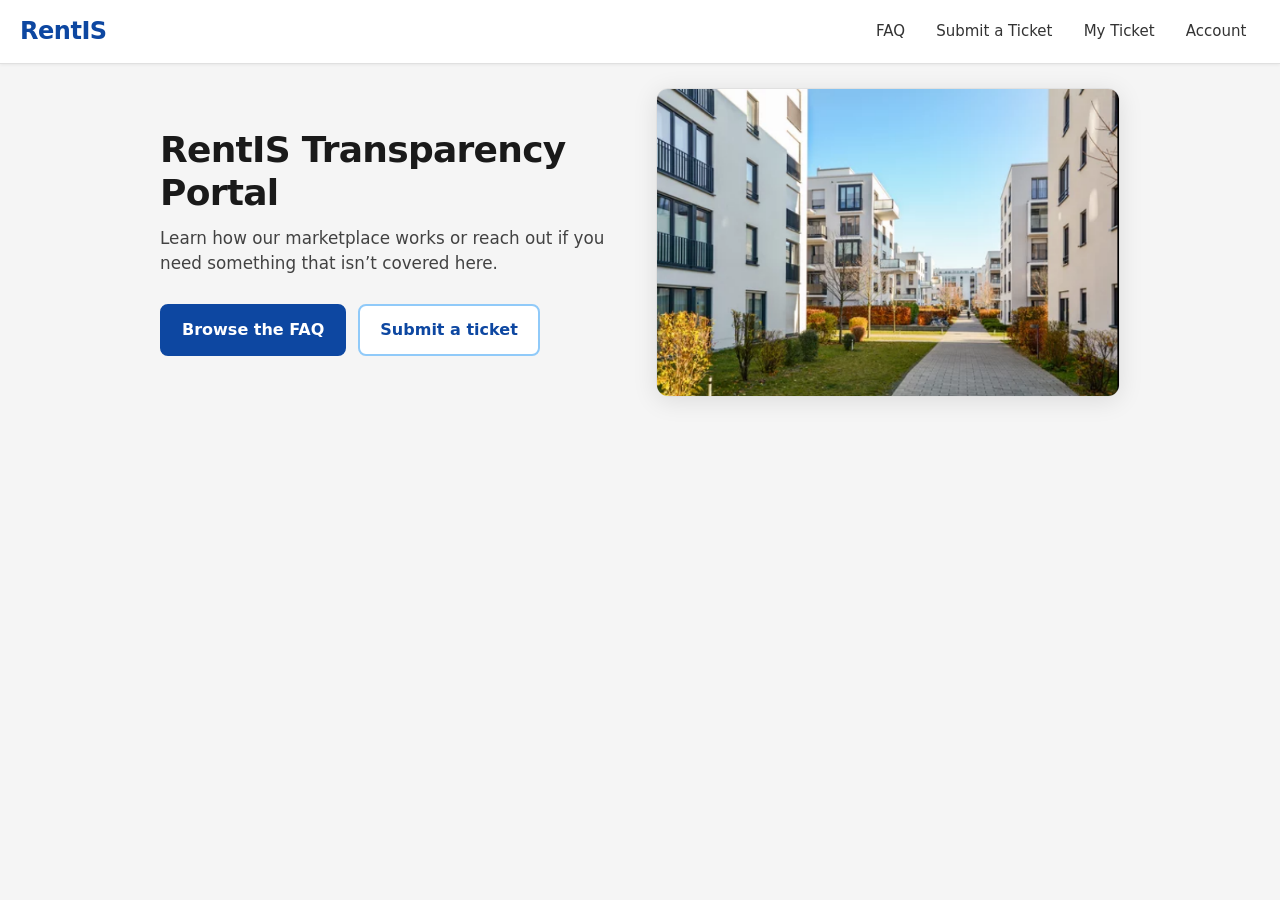
<file: index.html>
<!DOCTYPE html>
<html lang="en">
<head>
  <meta charset="utf-8">
  <meta name="viewport" content="width=device-width, initial-scale=1">
  <title>RentIS</title>
  <meta http-equiv="refresh" content="0; url=pages/home.html">
</head>
<body></body>
</html>
</file>
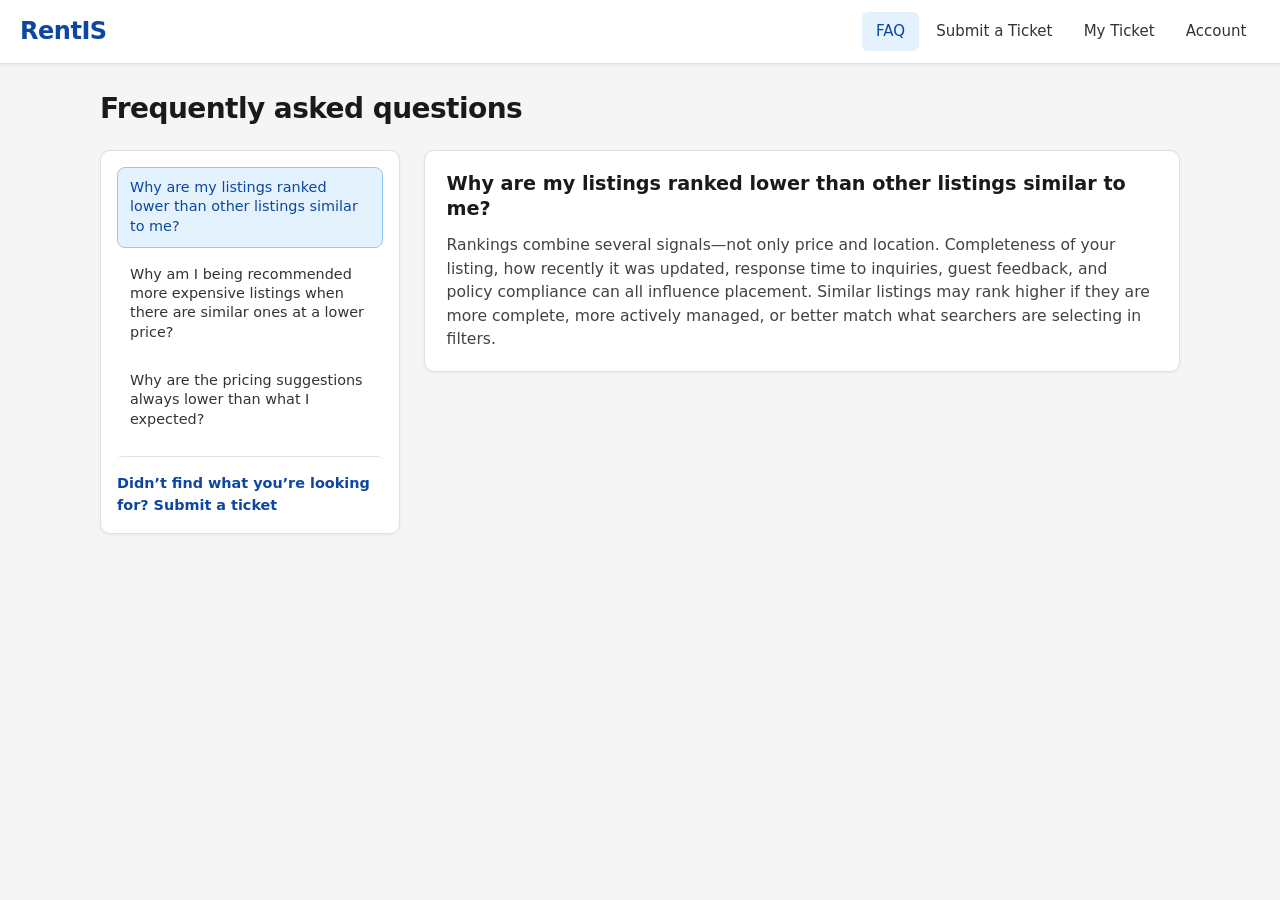
<file: pages/faq.html>
<!DOCTYPE html>
<html lang="en">
<head>
  <meta charset="utf-8">
  <meta name="viewport" content="width=device-width, initial-scale=1">
  <title>RentIS — FAQ</title>
  <link rel="stylesheet" href="../css/site.css">
  <link rel="stylesheet" href="../css/faq.css">
</head>
<body>
  <header class="site-header">
    <a class="site-brand" href="home.html">RentIS</a>
    <nav class="site-nav" aria-label="Main">
      <a href="faq.html" aria-current="page">FAQ</a>
      <a href="submit-ticket.html">Submit a Ticket</a>
      <a href="my-ticket.html">My Ticket</a>
      <details class="account-menu">
        <summary class="account-menu-trigger">Account</summary>
        <div class="account-menu-panel">
          <button type="button" class="account-menu-item">Log out</button>
        </div>
      </details>
    </nav>
  </header>
  <main class="faq-page">
    <h1 class="faq-page-title">Frequently asked questions</h1>
    <div class="faq-layout">
      <aside class="faq-sidebar">
        <div
          class="faq-tablist"
          role="tablist"
          aria-label="FAQ topics"
          aria-orientation="vertical"
        >
          <button
            type="button"
            class="faq-tab"
            role="tab"
            id="tab-ranking"
            aria-selected="true"
            aria-controls="panel-ranking"
          >
            Why are my listings ranked lower than other listings similar to me?
          </button>
          <button
            type="button"
            class="faq-tab"
            role="tab"
            id="tab-recommendations"
            aria-selected="false"
            aria-controls="panel-recommendations"
            tabindex="-1"
          >
            Why am I being recommended more expensive listings when there are similar ones at a lower price?
          </button>
          <button
            type="button"
            class="faq-tab"
            role="tab"
            id="tab-pricing"
            aria-selected="false"
            aria-controls="panel-pricing"
            tabindex="-1"
          >
            Why are the pricing suggestions always lower than what I expected?
          </button>
        </div>
        <a class="faq-cta" href="submit-ticket.html">
          Didn’t find what you’re looking for? Submit a ticket
        </a>
      </aside>
      <div class="faq-content">
        <article
          class="faq-panel is-active"
          role="tabpanel"
          id="panel-ranking"
          aria-labelledby="tab-ranking"
        >
          <h2>Why are my listings ranked lower than other listings similar to me?</h2>
          <p>
            Rankings combine several signals—not only price and location. Completeness of your listing,
            how recently it was updated, response time to inquiries, guest feedback, and policy
            compliance can all influence placement. Similar listings may rank higher if they are more
            complete, more actively managed, or better match what searchers are selecting in filters.
          </p>
        </article>
        <article
          class="faq-panel"
          role="tabpanel"
          id="panel-recommendations"
          aria-labelledby="tab-recommendations"
          hidden
        >
          <h2>Why am I being recommended more expensive listings when there are similar ones at a lower price?</h2>
          <p>
            Recommendations are not sorted by price alone. The system may weigh availability, match to
            your stated preferences, historical booking success, distance, amenities, and quality or
            trust signals. In some cases a higher-priced option may look like a better overall match for
            the criteria being used—even when a cheaper listing appears superficially similar.
          </p>
        </article>
        <article
          class="faq-panel"
          role="tabpanel"
          id="panel-pricing"
          aria-labelledby="tab-pricing"
          hidden
        >
          <h2>Why are the pricing suggestions always lower than what I expected?</h2>
          <p>
            Suggested prices are typically modeled from recent market transactions, seasonality, and
            comparable listings. Models often lean conservative to reflect observable demand rather than
            an aspirational rate, which can feel “low” if you’re comparing to peak-season peaks or
            informal word-of-mouth comps.
          </p>
          <p>
            Suggestions are guidance, not a guarantee of what you will earn; your final price remains
            your decision. More granular explanations of the inputs used for your property will be linked
            from this portal as those reports become available.
          </p>
        </article>
      </div>
    </div>
  </main>
  <script src="../js/faq.js" defer></script>
</body>
</html>
</file>
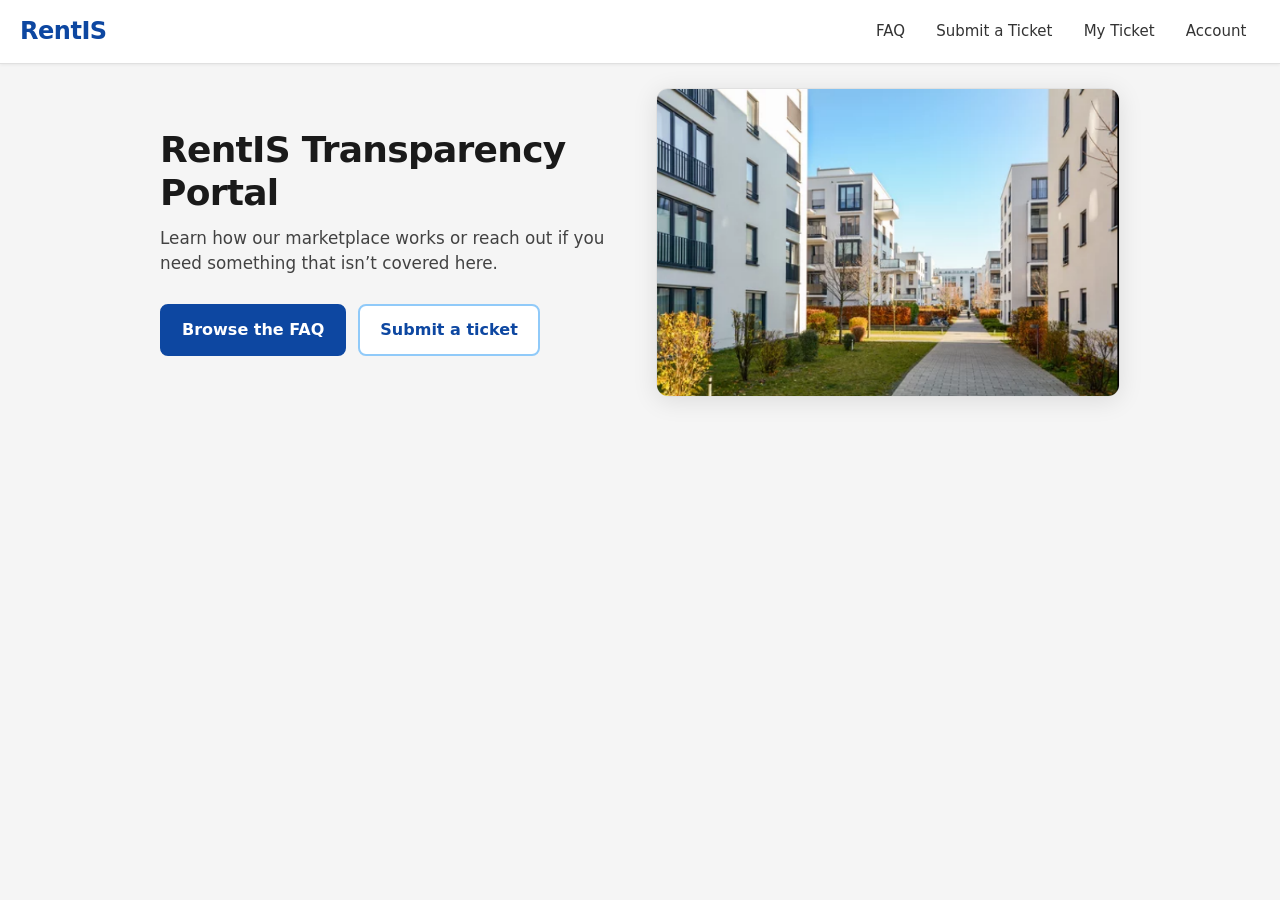
<file: pages/home.html>
<!DOCTYPE html>
<html lang="en">
<head>
  <meta charset="utf-8">
  <meta name="viewport" content="width=device-width, initial-scale=1">
  <title>RentIS Transparency Portal</title>
  <link rel="stylesheet" href="../css/site.css">
  <link rel="stylesheet" href="../css/home.css">
</head>
<body>
  <header class="site-header">
    <a class="site-brand" href="home.html">RentIS</a>
    <nav class="site-nav" aria-label="Main">
      <a href="faq.html">FAQ</a>
      <a href="submit-ticket.html">Submit a Ticket</a>
      <a href="my-ticket.html">My Ticket</a>
      <details class="account-menu">
        <summary class="account-menu-trigger">Account</summary>
        <div class="account-menu-panel">
          <button type="button" class="account-menu-item">Log out</button>
        </div>
      </details>
    </nav>
  </header>
  <main class="home-page">
    <div class="home-intro">
      <div class="home-copy">
        <h1 class="home-title">RentIS Transparency Portal</h1>
        <p class="home-lead">
          Learn how our marketplace works or reach out if you need something that isn’t covered here.
        </p>
        <div class="home-actions">
          <a class="home-action home-action--primary" href="faq.html">Browse the FAQ</a>
          <a class="home-action home-action--secondary" href="submit-ticket.html">Submit a ticket</a>
        </div>
      </div>
      <figure class="home-hero">
        <img
          class="home-hero-img"
          src="../resources/Screenshot%202026-04-17%20144631.png"
          width="576"
          height="383"
          alt="Modern white apartment buildings along a paved walkway with lawns and trees under a bright blue sky."
        >
      </figure>
    </div>
  </main>
</body>
</html>
</file>
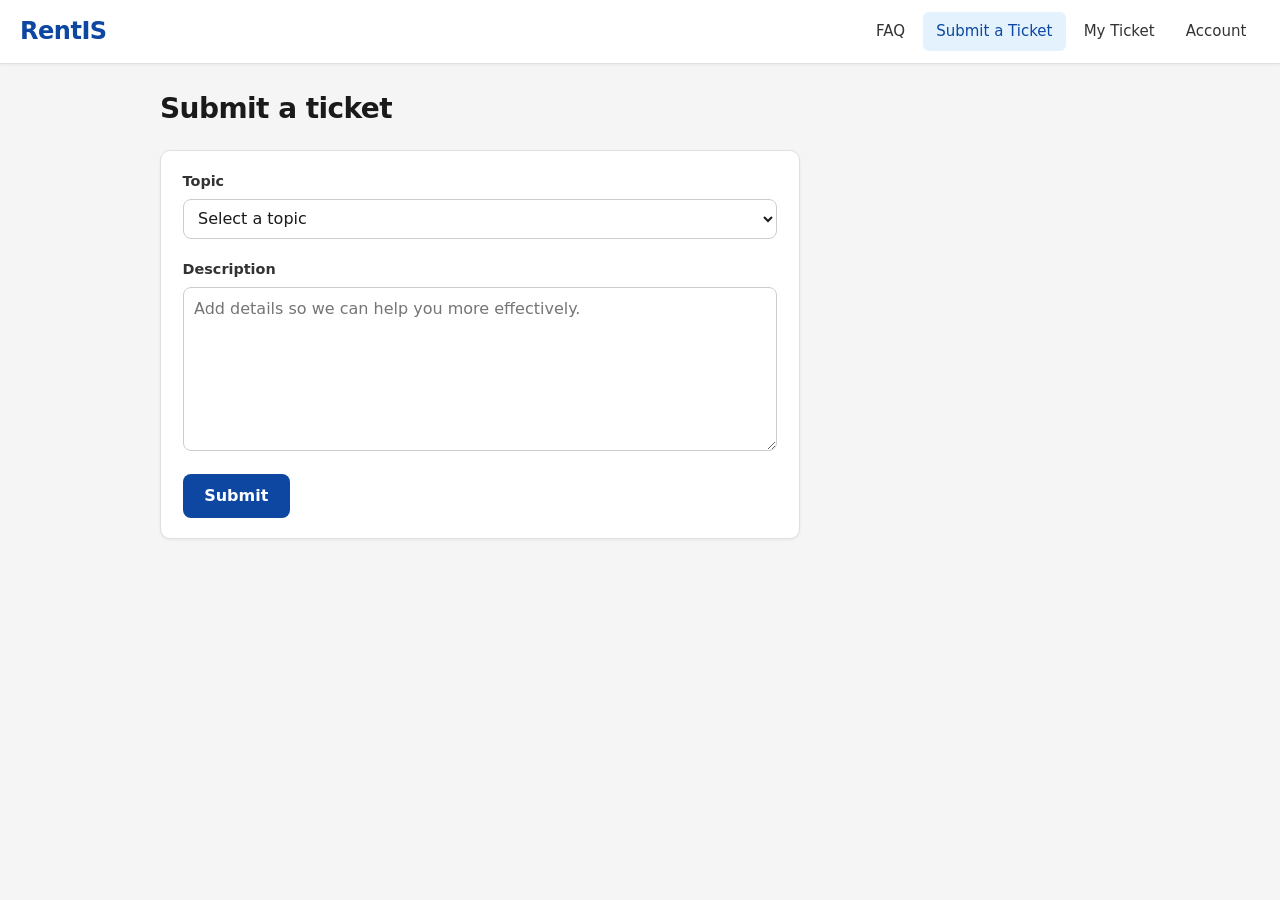
<file: pages/submit-ticket.html>
<!DOCTYPE html>
<html lang="en">
<head>
  <meta charset="utf-8">
  <meta name="viewport" content="width=device-width, initial-scale=1">
  <title>RentIS — Submit a Ticket</title>
  <link rel="stylesheet" href="../css/site.css">
  <link rel="stylesheet" href="../css/tickets.css">
</head>
<body>
  <header class="site-header">
    <a class="site-brand" href="home.html">RentIS</a>
    <nav class="site-nav" aria-label="Main">
      <a href="faq.html">FAQ</a>
      <a href="submit-ticket.html" aria-current="page">Submit a Ticket</a>
      <a href="my-ticket.html">My Ticket</a>
      <details class="account-menu">
        <summary class="account-menu-trigger">Account</summary>
        <div class="account-menu-panel">
          <button type="button" class="account-menu-item">Log out</button>
        </div>
      </details>
    </nav>
  </header>
  <main class="tickets-page">
    <h1 class="tickets-page-title">Submit a ticket</h1>
    <p id="ticket-form-error" class="ticket-banner ticket-banner--error" hidden></p>
    <form id="ticket-form" class="ticket-form" novalidate>
      <div class="ticket-field">
        <label class="ticket-label" for="ticket-topic">Topic</label>
        <select id="ticket-topic" name="topic" required>
          <option value="">Select a topic</option>
          <option value="ranking">
            Why are my listings ranked lower than other listings similar to me?
          </option>
          <option value="recommendations">
            Why am I being recommended more expensive listings when there are similar ones at a lower price?
          </option>
          <option value="pricing">
            Why are the pricing suggestions always lower than what I expected?
          </option>
          <option value="custom">Other — I have a different question</option>
        </select>
      </div>
      <div id="ticket-custom-wrap" class="ticket-field" hidden>
        <label class="ticket-label" for="ticket-custom-topic">Your question</label>
        <textarea
          id="ticket-custom-topic"
          name="customTopic"
          rows="3"
          maxlength="2000"
          placeholder="Describe your question in a short title or sentence."
        ></textarea>
      </div>
      <div class="ticket-field">
        <label class="ticket-label" for="ticket-description">Description</label>
        <textarea
          id="ticket-description"
          name="description"
          required
          rows="6"
          maxlength="8000"
          placeholder="Add details so we can help you more effectively."
        ></textarea>
      </div>
      <button type="submit" class="ticket-submit">Submit</button>
    </form>
  </main>
  <script src="../js/submit-ticket.js"></script>
</body>
</html>
</file>
<file: css/site.css>
*,
*::before,
*::after {
  box-sizing: border-box;
}

body {
  margin: 0;
  font-family: system-ui, -apple-system, Segoe UI, Roboto, Helvetica, Arial, sans-serif;
  line-height: 1.5;
  color: #1a1a1a;
  background: #f5f5f5;
}

.site-header {
  display: flex;
  align-items: center;
  justify-content: space-between;
  gap: 1rem;
  padding: 0.75rem 1.25rem;
  background: #fff;
  border-bottom: 1px solid #e0e0e0;
  box-shadow: 0 1px 3px rgba(0, 0, 0, 0.06);
}

.site-brand {
  font-size: 1.5rem;
  font-weight: 700;
  letter-spacing: -0.02em;
  color: #0d47a1;
  text-decoration: none;
}

.site-brand:hover,
.site-brand:focus-visible {
  color: #1565c0;
}

.site-nav {
  display: flex;
  align-items: center;
  gap: 0.25rem;
  flex-wrap: wrap;
  justify-content: flex-end;
}

.site-nav a {
  display: inline-block;
  padding: 0.5rem 0.85rem;
  font-size: 0.9375rem;
  font-weight: 500;
  color: #333;
  text-decoration: none;
  border-radius: 6px;
}

.site-nav a:hover,
.site-nav a:focus-visible {
  background: #e3f2fd;
  color: #0d47a1;
}

.site-nav a[aria-current="page"] {
  background: #e3f2fd;
  color: #0d47a1;
}

.account-menu {
  position: relative;
}

.account-menu > summary {
  list-style: none;
  cursor: pointer;
}

.account-menu > summary::-webkit-details-marker {
  display: none;
}

.account-menu-trigger {
  display: inline-block;
  padding: 0.5rem 0.85rem;
  font-size: 0.9375rem;
  font-weight: 500;
  font-family: inherit;
  color: #333;
  border: none;
  border-radius: 6px;
  background: transparent;
}

.account-menu-trigger:hover,
.account-menu-trigger:focus-visible,
.account-menu[open] > .account-menu-trigger {
  background: #e3f2fd;
  color: #0d47a1;
}

.account-menu-trigger:focus-visible {
  outline: 2px solid #0d47a1;
  outline-offset: 2px;
}

.account-menu-panel {
  position: absolute;
  right: 0;
  top: calc(100% + 0.25rem);
  z-index: 50;
  min-width: 11rem;
  padding: 0.35rem;
  background: #fff;
  border: 1px solid #e0e0e0;
  border-radius: 8px;
  box-shadow: 0 8px 24px rgba(0, 0, 0, 0.12);
}

.account-menu-item {
  display: block;
  width: 100%;
  margin: 0;
  padding: 0.5rem 0.75rem;
  font: inherit;
  font-size: 0.9375rem;
  text-align: left;
  color: #333;
  border: none;
  border-radius: 6px;
  background: transparent;
  cursor: pointer;
}

.account-menu-item:hover,
.account-menu-item:focus-visible {
  background: #e3f2fd;
  color: #0d47a1;
}

.account-menu-item:focus-visible {
  outline: 2px solid #0d47a1;
  outline-offset: -2px;
}

main {
  max-width: 960px;
  margin: 0 auto;
  padding: 1.5rem 1.25rem;
}
</file>
<file: css/faq.css>
main.faq-page {
  max-width: 1120px;
}

.faq-page-title {
  margin: 0 0 1.25rem;
  font-size: 1.75rem;
  font-weight: 700;
  letter-spacing: -0.02em;
  color: #1a1a1a;
}

.faq-layout {
  display: grid;
  grid-template-columns: minmax(240px, 300px) 1fr;
  gap: 1.5rem;
  align-items: start;
}

@media (max-width: 720px) {
  .faq-layout {
    grid-template-columns: 1fr;
  }
}

.faq-sidebar {
  position: sticky;
  top: 1rem;
  padding: 1rem;
  background: #fff;
  border: 1px solid #e0e0e0;
  border-radius: 10px;
  box-shadow: 0 1px 3px rgba(0, 0, 0, 0.06);
}

@media (max-width: 720px) {
  .faq-sidebar {
    position: static;
  }
}

.faq-tablist {
  display: flex;
  flex-direction: column;
  gap: 0.35rem;
}

.faq-tab {
  width: 100%;
  margin: 0;
  padding: 0.65rem 0.75rem;
  font: inherit;
  font-size: 0.9rem;
  font-weight: 500;
  line-height: 1.35;
  text-align: left;
  color: #333;
  border: 1px solid transparent;
  border-radius: 8px;
  background: transparent;
  cursor: pointer;
}

.faq-tab:hover,
.faq-tab:focus-visible {
  background: #e3f2fd;
  color: #0d47a1;
}

.faq-tab:focus-visible {
  outline: 2px solid #0d47a1;
  outline-offset: 2px;
}

.faq-tab[aria-selected="true"] {
  background: #e3f2fd;
  color: #0d47a1;
  border-color: #90caf9;
}

.faq-cta {
  display: block;
  margin-top: 1rem;
  padding-top: 1rem;
  border-top: 1px solid #e0e0e0;
  font-size: 0.9rem;
  font-weight: 600;
  color: #0d47a1;
  text-decoration: none;
  border-radius: 6px;
}

.faq-cta:hover,
.faq-cta:focus-visible {
  text-decoration: underline;
}

.faq-cta:focus-visible {
  outline: 2px solid #0d47a1;
  outline-offset: 4px;
}

.faq-content {
  padding: 1.25rem 1.35rem;
  background: #fff;
  border: 1px solid #e0e0e0;
  border-radius: 10px;
  box-shadow: 0 1px 3px rgba(0, 0, 0, 0.06);
  min-height: 12rem;
}

.faq-panel {
  display: none;
}

.faq-panel.is-active {
  display: block;
}

.faq-panel h2 {
  margin: 0 0 0.75rem;
  font-size: 1.2rem;
  font-weight: 700;
  color: #1a1a1a;
  line-height: 1.35;
}

.faq-panel p {
  margin: 0 0 0.85rem;
  font-size: 0.975rem;
  color: #424242;
}

.faq-panel p:last-child {
  margin-bottom: 0;
}
</file>
<file: css/home.css>
main.home-page {
  max-width: 1000px;
}

.home-intro {
  display: grid;
  gap: 1.5rem;
  align-items: center;
}

@media (min-width: 768px) {
  .home-intro {
    grid-template-columns: 1fr 1fr;
    gap: 2rem;
  }
}

.home-copy {
  min-width: 0;
}

.home-hero {
  margin: 0;
  border-radius: 12px;
  overflow: hidden;
  box-shadow: 0 4px 24px rgba(0, 0, 0, 0.1);
  border: 1px solid #e0e0e0;
}

.home-hero-img {
  display: block;
  width: 100%;
  height: auto;
  vertical-align: middle;
  aspect-ratio: 576 / 383;
  object-fit: cover;
}

.home-title {
  margin: 0 0 0.75rem;
  font-size: clamp(1.75rem, 4vw, 2.25rem);
  font-weight: 700;
  letter-spacing: -0.02em;
  color: #1a1a1a;
  line-height: 1.2;
}

.home-lead {
  margin: 0 0 1.75rem;
  font-size: 1.05rem;
  color: #424242;
}

.home-actions {
  display: flex;
  flex-direction: column;
  gap: 0.75rem;
}

@media (min-width: 520px) {
  .home-actions {
    flex-direction: row;
    flex-wrap: wrap;
  }
}

.home-action {
  display: inline-flex;
  align-items: center;
  justify-content: center;
  padding: 0.75rem 1.25rem;
  font-size: 1rem;
  font-weight: 600;
  text-align: center;
  text-decoration: none;
  border-radius: 8px;
  border: 2px solid transparent;
  transition: background 0.15s ease, color 0.15s ease, border-color 0.15s ease;
}

.home-action--primary {
  color: #fff;
  background: #0d47a1;
  border-color: #0d47a1;
}

.home-action--primary:hover,
.home-action--primary:focus-visible {
  background: #1565c0;
  border-color: #1565c0;
  color: #fff;
}

.home-action--secondary {
  color: #0d47a1;
  background: #fff;
  border-color: #90caf9;
}

.home-action--secondary:hover,
.home-action--secondary:focus-visible {
  background: #e3f2fd;
  border-color: #42a5f5;
  color: #0d47a1;
}

.home-action:focus-visible {
  outline: 2px solid #0d47a1;
  outline-offset: 3px;
}
</file>
<file: css/tickets.css>
main.tickets-page {
  max-width: 1000px;
}

.ticket-banner {
  margin: 0 0 1rem;
  padding: 0.75rem 1rem;
  font-size: 0.95rem;
  border-radius: 8px;
}

.ticket-banner--error {
  color: #b71c1c;
  background: #ffebee;
  border: 1px solid #ffcdd2;
}

.tickets-page-title {
  margin: 0 0 1.25rem;
  font-size: 1.75rem;
  font-weight: 700;
  letter-spacing: -0.02em;
}

.ticket-form {
  max-width: 640px;
  padding: 1.25rem 1.35rem;
  background: #fff;
  border: 1px solid #e0e0e0;
  border-radius: 10px;
  box-shadow: 0 1px 3px rgba(0, 0, 0, 0.06);
}

.ticket-field {
  margin-bottom: 1.25rem;
}

.ticket-field:last-of-type {
  margin-bottom: 1rem;
}

.ticket-field label,
.ticket-label {
  display: block;
  margin-bottom: 0.4rem;
  font-size: 0.9rem;
  font-weight: 600;
  color: #333;
}

.ticket-field select,
.ticket-field textarea {
  width: 100%;
  max-width: 100%;
  font: inherit;
  font-size: 1rem;
  padding: 0.55rem 0.65rem;
  border: 1px solid #ccc;
  border-radius: 8px;
  background: #fff;
  color: #1a1a1a;
}

.ticket-field select:focus-visible,
.ticket-field textarea:focus-visible {
  outline: 2px solid #0d47a1;
  outline-offset: 2px;
  border-color: #0d47a1;
}

.ticket-field textarea {
  min-height: 140px;
  resize: vertical;
}

.ticket-field-hint {
  margin: 0.35rem 0 0;
  font-size: 0.85rem;
  color: #616161;
}

.ticket-submit {
  padding: 0.65rem 1.35rem;
  font: inherit;
  font-size: 1rem;
  font-weight: 600;
  color: #fff;
  background: #0d47a1;
  border: none;
  border-radius: 8px;
  cursor: pointer;
}

.ticket-submit:hover,
.ticket-submit:focus-visible {
  background: #1565c0;
}

.ticket-submit:focus-visible {
  outline: 2px solid #0d47a1;
  outline-offset: 3px;
}

/* My tickets layout */
.ticket-layout {
  display: grid;
  gap: 1.5rem;
  align-items: start;
}

@media (min-width: 768px) {
  .ticket-layout {
    grid-template-columns: minmax(220px, 280px) 1fr;
  }
}

.ticket-sidebar {
  padding: 1rem;
  background: #fff;
  border: 1px solid #e0e0e0;
  border-radius: 10px;
  box-shadow: 0 1px 3px rgba(0, 0, 0, 0.06);
}

@media (min-width: 768px) {
  .ticket-sidebar {
    position: sticky;
    top: 1rem;
  }
}

.ticket-sidebar-title {
  margin: 0 0 0.75rem;
  font-size: 0.8rem;
  font-weight: 700;
  text-transform: uppercase;
  letter-spacing: 0.04em;
  color: #616161;
}

.ticket-list {
  display: flex;
  flex-direction: column;
  gap: 0.35rem;
}

.ticket-list-item {
  width: 100%;
  margin: 0;
  padding: 0.6rem 0.65rem;
  font: inherit;
  font-size: 0.85rem;
  font-weight: 500;
  line-height: 1.35;
  text-align: left;
  color: #333;
  border: 1px solid transparent;
  border-radius: 8px;
  background: transparent;
  cursor: pointer;
}

.ticket-list-item:hover,
.ticket-list-item:focus-visible {
  background: #e3f2fd;
  color: #0d47a1;
}

.ticket-list-item.is-active,
.ticket-list-item[aria-pressed="true"] {
  background: #e3f2fd;
  color: #0d47a1;
  border-color: #90caf9;
}

.ticket-list-item:focus-visible {
  outline: 2px solid #0d47a1;
  outline-offset: 2px;
}

.ticket-panel {
  padding: 1.25rem 1.35rem;
  background: #fff;
  border: 1px solid #e0e0e0;
  border-radius: 10px;
  box-shadow: 0 1px 3px rgba(0, 0, 0, 0.06);
  min-height: 200px;
}

.ticket-thread-title {
  margin: 0 0 0.35rem;
  font-size: 1.05rem;
  font-weight: 700;
  line-height: 1.35;
  color: #1a1a1a;
}

.ticket-status-line {
  margin: 0 0 1rem;
  font-size: 0.9rem;
  font-weight: 500;
  color: #546e7a;
}

.ticket-status-line.ticket-status-line--closed {
  color: #b71c1c;
}

.ticket-thread {
  display: flex;
  flex-direction: column;
  gap: 1rem;
  margin-bottom: 1.25rem;
}

.ticket-reply-form {
  margin: 0;
  padding-top: 1.25rem;
  border-top: 1px solid #e0e0e0;
}

.ticket-reply-form .ticket-label {
  margin-bottom: 0.45rem;
}

.ticket-reply-form textarea {
  width: 100%;
  max-width: 100%;
  margin: 0 0 0.75rem;
  font: inherit;
  font-size: 1rem;
  padding: 0.55rem 0.65rem;
  border: 1px solid #ccc;
  border-radius: 8px;
  background: #fff;
  color: #1a1a1a;
  min-height: 4.5rem;
  resize: vertical;
}

.ticket-reply-form textarea:focus-visible {
  outline: 2px solid #0d47a1;
  outline-offset: 2px;
  border-color: #0d47a1;
}

.ticket-reply-footer {
  display: flex;
  justify-content: flex-end;
}

.ticket-reply-actions-end {
  display: flex;
  flex-direction: column;
  align-items: flex-end;
  gap: 0.35rem;
  max-width: 100%;
}

.ticket-reply-error {
  margin: 0;
  font-size: 0.9rem;
  font-weight: 500;
  color: #b71c1c;
}

.ticket-msg {
  max-width: 92%;
  padding: 0.85rem 1rem;
  border-radius: 12px;
}

.ticket-msg--user {
  align-self: flex-start;
  background: #e3f2fd;
  border: 1px solid #90caf9;
}

.ticket-msg--staff {
  align-self: flex-end;
  background: #f5f5f5;
  border: 1px solid #e0e0e0;
}

.ticket-msg-label {
  font-size: 0.75rem;
  font-weight: 700;
  text-transform: uppercase;
  letter-spacing: 0.04em;
  color: #616161;
  margin-bottom: 0.35rem;
}

.ticket-msg-body {
  font-size: 0.95rem;
  color: #333;
  line-height: 1.5;
}

.ticket-msg-body p {
  margin: 0 0 0.65rem;
}

.ticket-msg-body p:last-child {
  margin-bottom: 0;
}

.ticket-msg-sub {
  font-weight: 600;
  color: #1a1a1a;
}

.ticket-inline-link {
  font-weight: 600;
  color: #0d47a1;
}

.ticket-inline-link:hover,
.ticket-inline-link:focus-visible {
  color: #1565c0;
}

.ticket-empty {
  padding: 1.5rem;
  background: #fff;
  border: 1px dashed #bdbdbd;
  border-radius: 10px;
  text-align: center;
  color: #424242;
}

.ticket-empty p {
  margin: 0 0 1rem;
}

.ticket-empty a {
  font-weight: 600;
  color: #0d47a1;
}

.ticket-empty a:focus-visible {
  outline: 2px solid #0d47a1;
  outline-offset: 3px;
}
</file>
